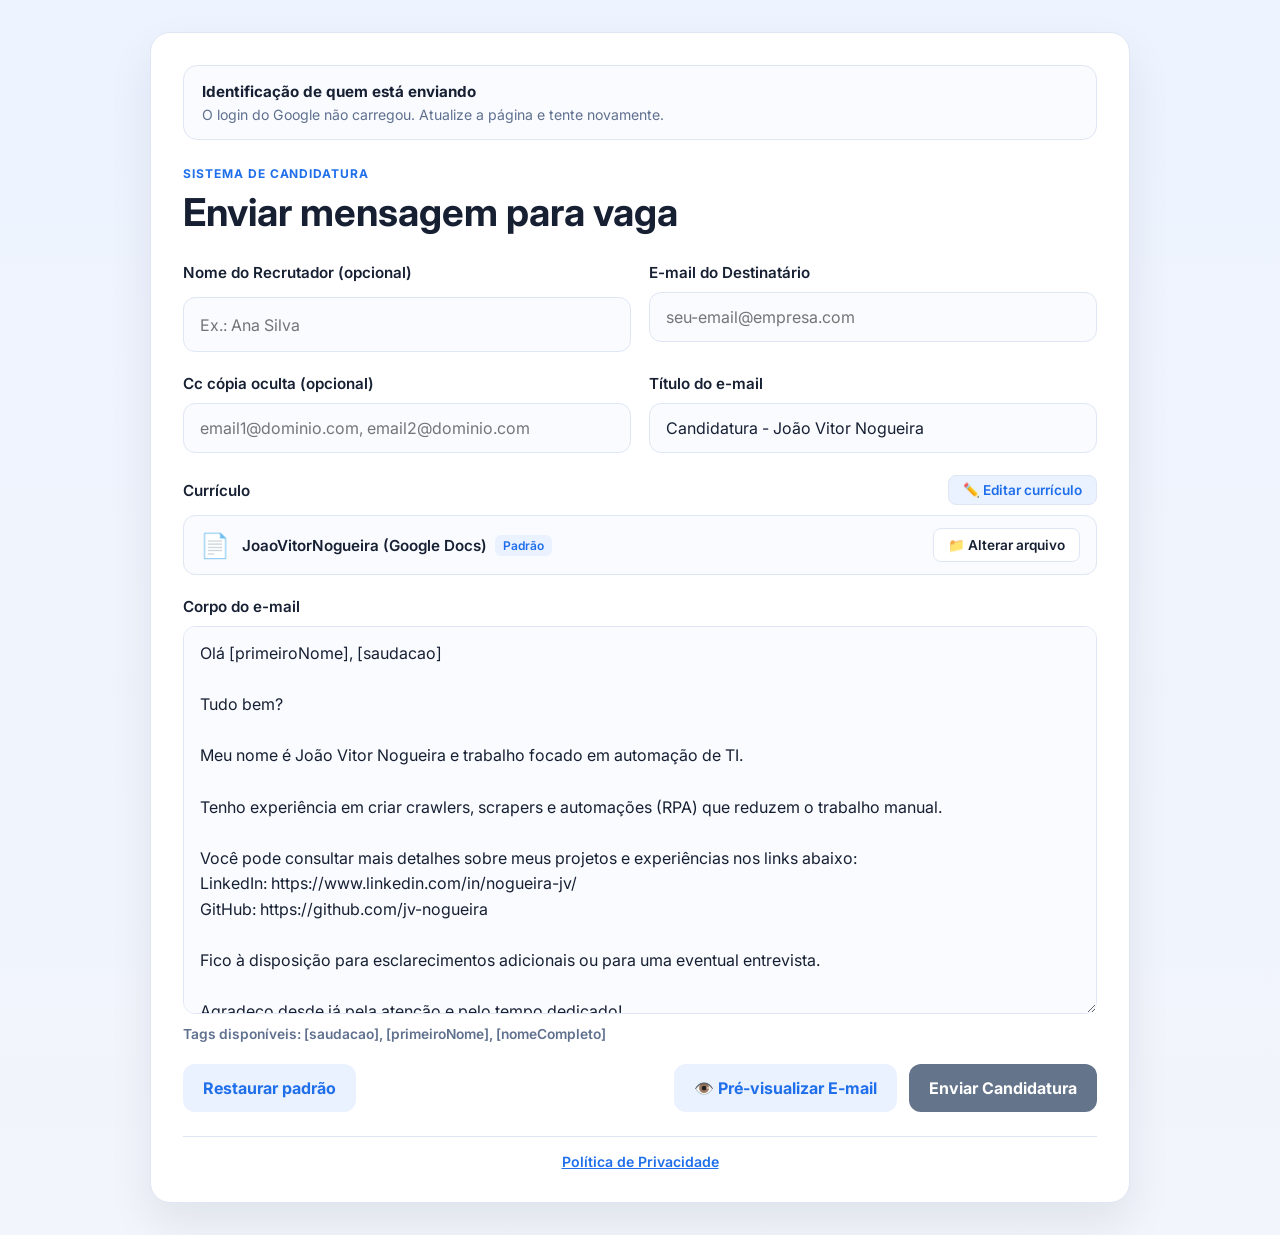
<file: index.html>
<!DOCTYPE html>
<html lang="pt-BR">
  <head>
    <meta charset="UTF-8" />
    <meta name="viewport" content="width=device-width, initial-scale=1.0" />
    <title>Envio de mensagem</title>
    <link rel="preconnect" href="https://fonts.googleapis.com" />
    <link rel="preconnect" href="https://fonts.gstatic.com" crossorigin />
    <link href="https://fonts.googleapis.com/css2?family=Inter:wght@400;500;600;700&display=swap" rel="stylesheet" />
    <script src="https://accounts.google.com/gsi/client" async defer></script>
    <link rel="stylesheet" href="styles.css?v=2" />
  </head>
  <body>
    <main class="container">
      <section class="card">
        <div class="auth-panel">
          <div class="auth-details">
            <strong>Identificação de quem está enviando</strong>
            <span id="auth-status" aria-live="polite">Faça login com uma conta Google para habilitar o envio.</span>
          </div>
          <div class="auth-actions">
            <div id="google-signin-button"></div>
            <button type="button" class="secondary" id="google-signout-button" hidden>Sair</button>
          </div>
        </div>

        <div class="header">
          <p class="eyebrow">Sistema de candidatura</p>
          <h1>Enviar mensagem para vaga</h1>
        </div>

        <form id="mail-form">
          <div class="grid two-columns">
            <label>
              <span>Nome do Recrutador (opcional)</span>
              <input id="recruiterName" name="recruiterName" type="text" placeholder="Ex.: Ana Silva" />
            </label>

            <label>
              <span>E-mail do Destinatário</span>
              <input id="recipientEmail" name="recipientEmail" type="email" placeholder="seu-email@empresa.com" required />
              <span id="email-check-status" class="email-check-status" aria-live="polite"></span>
            </label>
          </div>

          <div class="grid two-columns">
            <label>
              <span>Cc cópia oculta (opcional)</span>
              <input id="bcc" name="bcc" type="text" placeholder="email1@dominio.com, email2@dominio.com" />
            </label>

            <label>
              <span>Título do e-mail</span>
              <input id="subject" name="subject" type="text" maxlength="200" required />
            </label>
          </div>

          <div class="curriculum-field">
            <div class="curriculum-header">
              <label><span>Currículo</span></label>
              <button type="button" class="preview-btn" id="preview-curriculum" title="Editar currículo no Google Docs">
                ✏️ Editar currículo
              </button>
            </div>
            <div class="curriculum-box">
              <div class="curriculum-info">
                <span class="file-icon">📄</span>
                <div class="file-details">
                  <span class="file-name" id="selected-file-name">JoaoVitorNogueira (Google Docs)</span>
                  <span class="file-badge" id="file-badge">Padrão</span>
                </div>
              </div>
              <div class="curriculum-actions-btns">
                <label for="curriculumFile" class="change-file-btn">
                  📁 Alterar arquivo
                </label>
                <input id="curriculumFile" name="curriculumFile" type="file" accept="application/pdf" class="visually-hidden" />
              </div>
            </div>
          </div>

          <label>
            <span>Corpo do e-mail</span>
            <textarea id="message" name="message" rows="14" required></textarea>
          </label>

          <p class="tags-help">
            Tags disponíveis: [saudacao], [primeiroNome], [nomeCompleto]
          </p>

          <div class="actions">
            <button type="button" class="secondary" id="reset-defaults">Restaurar padrão</button>
            <div class="actions-right">
              <button type="button" class="secondary" id="preview-email-btn">👁️ Pré-visualizar E-mail</button>
              <button type="submit" class="primary" id="submit-button">Enviar Candidatura</button>
            </div>
          </div>
          <button type="button" id="login-required-overlay" class="login-required-overlay" aria-label="Faça login com o Google para habilitar o formulário" hidden></button>
        </form>

        <div id="status" class="status" aria-live="polite"></div>
        <footer class="site-footer">
          <a href="privacidade.html">Política de Privacidade</a>
        </footer>
      </section>
    </main>

    <!-- Modal Simulador de E-mail -->
    <div id="email-modal" class="modal-overlay" aria-hidden="true">
      <div class="modal-card" role="dialog" aria-modal="true" aria-labelledby="modal-title">
        <div class="modal-header">
          <h2 id="modal-title">📧 Pré-visualização do E-mail</h2>
          <button type="button" class="modal-close-btn" id="modal-close" aria-label="Fechar">&times;</button>
        </div>
        <div class="modal-email-meta">
          <div class="meta-row">
            <span class="meta-label">Para:</span>
            <span class="meta-value" id="modal-to"></span>
          </div>
          <div class="meta-row" id="modal-bcc-row">
            <span class="meta-label">Cco:</span>
            <span class="meta-value" id="modal-bcc"></span>
          </div>
          <div class="meta-row">
            <span class="meta-label">Assunto:</span>
            <span class="meta-value" id="modal-subject"></span>
          </div>
          <div class="meta-row">
            <span class="meta-label">Anexo:</span>
            <span class="meta-value" id="modal-attachment"></span>
          </div>
        </div>
        <div class="modal-email-body" id="modal-body"></div>
        <div class="modal-actions">
          <button type="button" class="secondary" id="modal-cancel-btn">Voltar e Editar</button>
          <button type="button" class="primary" id="modal-send-btn">Enviar Candidatura</button>
        </div>
      </div>
    </div>

    <div id="curriculum-modal" class="modal-overlay" aria-hidden="true">
      <div class="modal-card curriculum-modal-card" role="dialog" aria-modal="true" aria-labelledby="curriculum-modal-title">
        <div class="modal-header">
          <h2 id="curriculum-modal-title">✏️ Editar currículo no Google Docs</h2>
          <button type="button" class="modal-close-btn" id="curriculum-modal-close" aria-label="Fechar">&times;</button>
        </div>
        <iframe id="curriculum-preview-frame" title="Editor de currículo no Google Docs"></iframe>
        <div id="curriculum-mobile-editor" class="curriculum-mobile-editor" hidden>
          <div class="curriculum-mobile-toolbar" role="toolbar" aria-label="Formatação do currículo">
            <button type="button" class="secondary" data-editor-command="bold" aria-label="Negrito"><strong>N</strong></button>
            <button type="button" class="secondary" data-editor-command="italic" aria-label="Itálico"><em>I</em></button>
            <button type="button" class="secondary" data-editor-command="underline" aria-label="Sublinhado"><u>S</u></button>
          </div>
          <div id="curriculum-mobile-editor-content" class="curriculum-mobile-editor-content" contenteditable="true" role="textbox" aria-label="Conteúdo do currículo" aria-multiline="true" spellcheck="true"></div>
        </div>
        <div class="curriculum-modal-footer">
          <p id="curriculum-modal-status">As alterações são salvas automaticamente no Drive. Aguarde “Alterações salvas no Drive” antes de fechar.</p>
          <button type="button" class="secondary" id="curriculum-modal-done">Fechar prévia</button>
        </div>
      </div>
    </div>

    <div id="auth-toast" class="auth-toast" role="alert" aria-live="assertive" hidden>
      Faça login com uma conta Google antes de usar o formulário.
    </div>

    <script src="script.js"></script>
  </body>
</html>
</file>
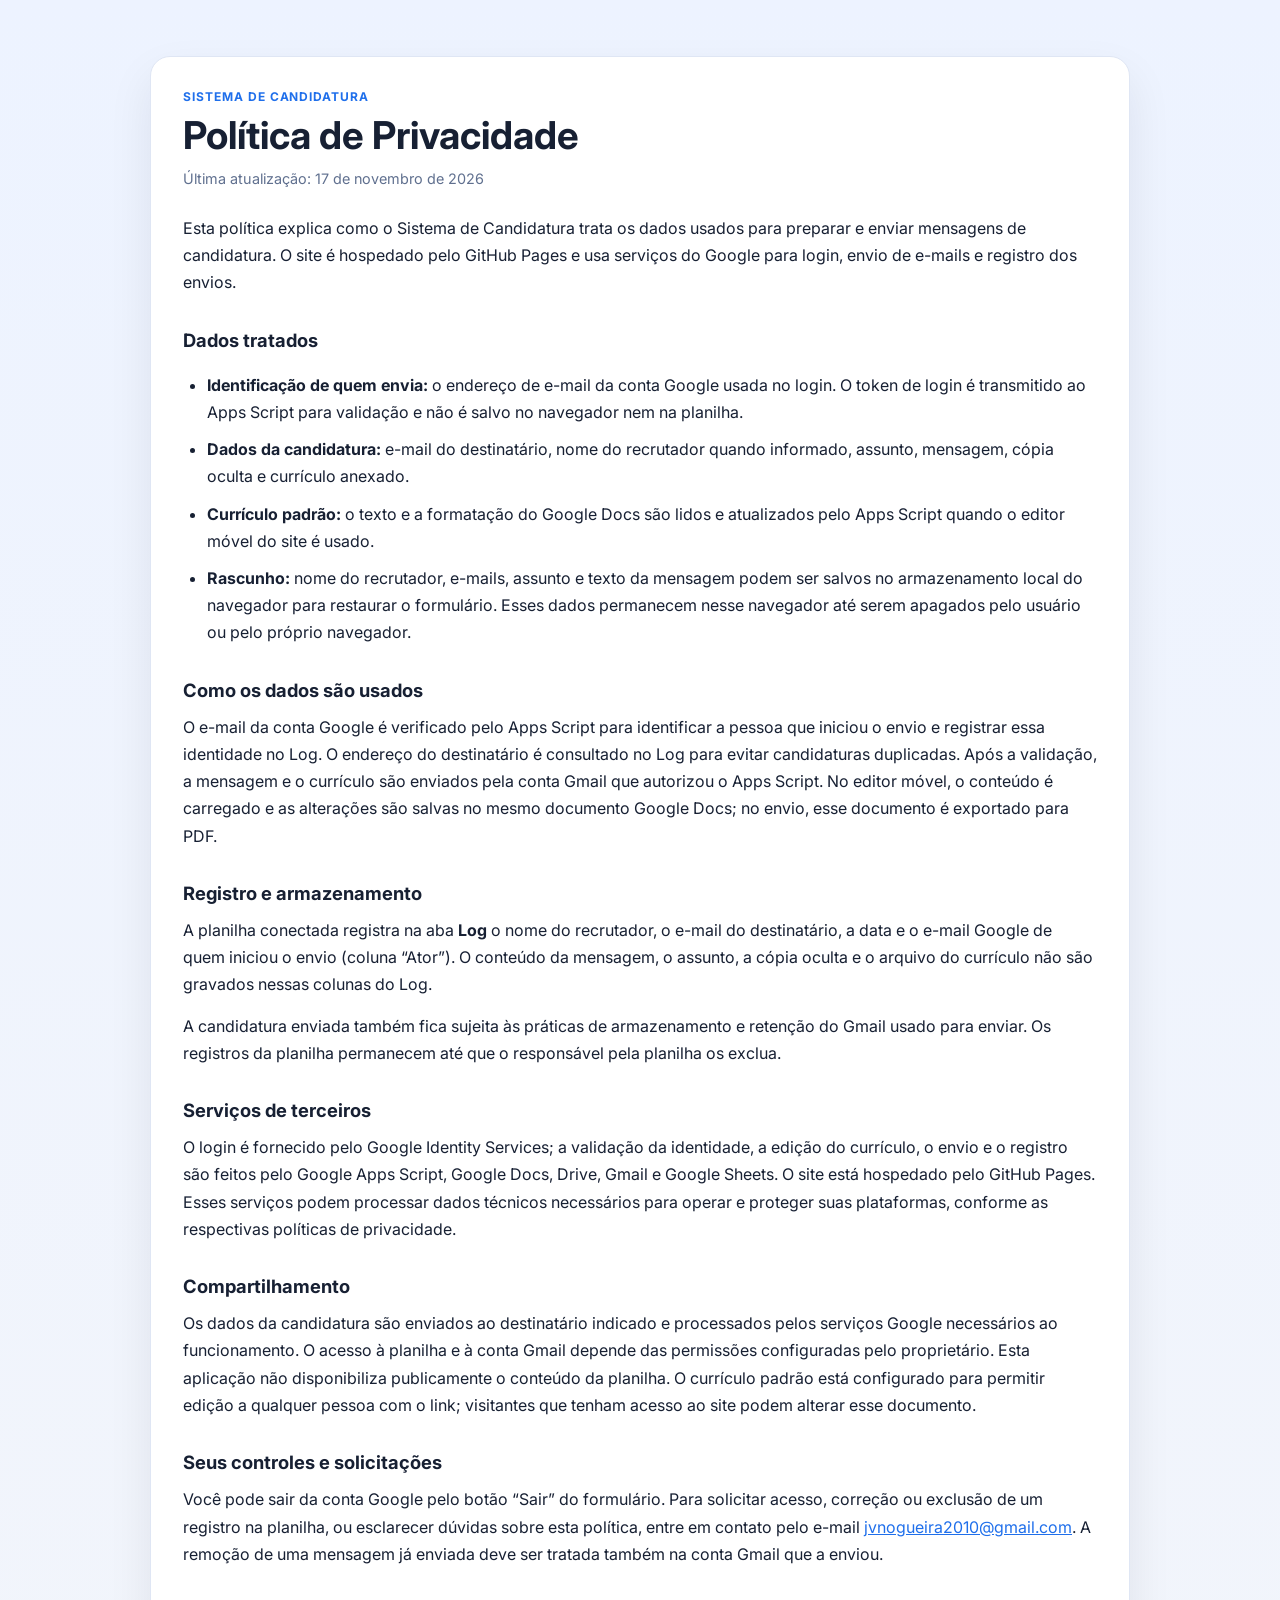
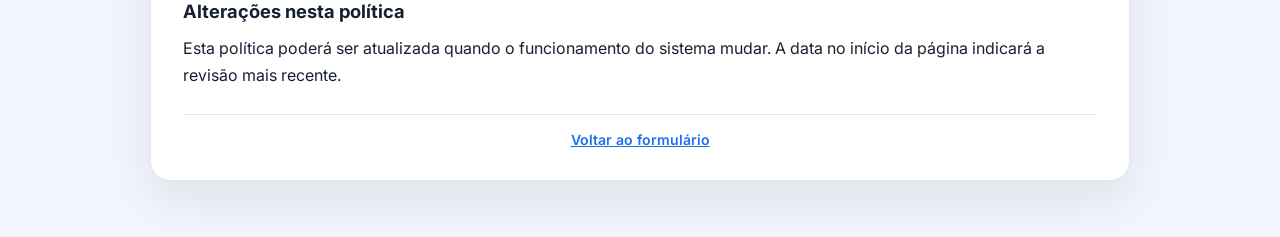
<file: privacidade.html>
<!DOCTYPE html>
<html lang="pt-BR">
  <head>
    <meta charset="UTF-8" />
    <meta name="viewport" content="width=device-width, initial-scale=1.0" />
    <meta name="description" content="Política de Privacidade do Sistema de Candidatura." />
    <title>Política de Privacidade | Sistema de Candidatura</title>
    <link rel="preconnect" href="https://fonts.googleapis.com" />
    <link rel="preconnect" href="https://fonts.gstatic.com" crossorigin />
    <link href="https://fonts.googleapis.com/css2?family=Inter:wght@400;500;600;700&display=swap" rel="stylesheet" />
    <link rel="stylesheet" href="styles.css?v=2" />
  </head>
  <body>
    <main class="container">
      <article class="card privacy-card">
        <header class="header">
          <p class="eyebrow">Sistema de candidatura</p>
          <h1>Política de Privacidade</h1>
          <p class="privacy-updated">Última atualização: 17 de novembro de 2026</p>
        </header>

        <div class="privacy-content">
          <p>
            Esta política explica como o Sistema de Candidatura trata os dados usados
            para preparar e enviar mensagens de candidatura. O site é hospedado pelo
            GitHub Pages e usa serviços do Google para login, envio de e-mails e registro
            dos envios.
          </p>

          <h2>Dados tratados</h2>
          <ul>
            <li>
              <strong>Identificação de quem envia:</strong> o endereço de e-mail da
              conta Google usada no login. O token de login é transmitido ao Apps Script
              para validação e não é salvo no navegador nem na planilha.
            </li>
            <li>
              <strong>Dados da candidatura:</strong> e-mail do destinatário, nome do
              recrutador quando informado, assunto, mensagem, cópia oculta e currículo
              anexado.
            </li>
            <li>
              <strong>Currículo padrão:</strong> o texto e a formatação do Google Docs
              são lidos e atualizados pelo Apps Script quando o editor móvel do site é
              usado.
            </li>
            <li>
              <strong>Rascunho:</strong> nome do recrutador, e-mails, assunto e texto
              da mensagem podem ser salvos no armazenamento local do navegador para
              restaurar o formulário. Esses dados permanecem nesse navegador até serem
              apagados pelo usuário ou pelo próprio navegador.
            </li>
          </ul>

          <h2>Como os dados são usados</h2>
          <p>
            O e-mail da conta Google é verificado pelo Apps Script para identificar a
            pessoa que iniciou o envio e registrar essa identidade no Log. O endereço
            do destinatário é consultado no Log para evitar candidaturas duplicadas.
            Após a validação, a mensagem e o currículo são enviados pela conta Gmail
            que autorizou o Apps Script. No editor móvel, o conteúdo é carregado e as
            alterações são salvas no mesmo documento Google Docs; no envio, esse
            documento é exportado para PDF.
          </p>

          <h2>Registro e armazenamento</h2>
          <p>
            A planilha conectada registra na aba <strong>Log</strong> o nome do
            recrutador, o e-mail do destinatário, a data e o e-mail Google de quem
            iniciou o envio (coluna “Ator”). O conteúdo da mensagem, o assunto, a cópia
            oculta e o arquivo do currículo não são gravados nessas colunas do Log.
          </p>
          <p>
            A candidatura enviada também fica sujeita às práticas de armazenamento e
            retenção do Gmail usado para enviar. Os registros da planilha permanecem
            até que o responsável pela planilha os exclua.
          </p>

          <h2>Serviços de terceiros</h2>
          <p>
            O login é fornecido pelo Google Identity Services; a validação da identidade,
            a edição do currículo, o envio e o registro são feitos pelo Google Apps
            Script, Google Docs, Drive, Gmail e Google Sheets. O site está hospedado
            pelo GitHub Pages. Esses serviços podem
            processar dados técnicos necessários para operar e proteger suas plataformas,
            conforme as respectivas políticas de privacidade.
          </p>

          <h2>Compartilhamento</h2>
          <p>
            Os dados da candidatura são enviados ao destinatário indicado e processados
            pelos serviços Google necessários ao funcionamento. O acesso à planilha e
            à conta Gmail depende das permissões configuradas pelo proprietário. Esta
            aplicação não disponibiliza publicamente o conteúdo da planilha. O currículo
            padrão está configurado para permitir edição a qualquer pessoa com o link;
            visitantes que tenham acesso ao site podem alterar esse documento.
          </p>

          <h2>Seus controles e solicitações</h2>
          <p>
            Você pode sair da conta Google pelo botão “Sair” do formulário. Para solicitar
            acesso, correção ou exclusão de um registro na planilha, ou esclarecer dúvidas
            sobre esta política, entre em contato pelo e-mail
            <a href="mailto:jvnogueira2010@gmail.com">jvnogueira2010@gmail.com</a>.
            A remoção de uma mensagem já enviada deve ser tratada também na conta Gmail
            que a enviou.
          </p>

          <h2>Alterações nesta política</h2>
          <p>
            Esta política poderá ser atualizada quando o funcionamento do sistema mudar.
            A data no início da página indicará a revisão mais recente.
          </p>
        </div>

        <footer class="site-footer">
          <a href="./">Voltar ao formulário</a>
        </footer>
      </article>
    </main>
  </body>
</html>
</file>
<file: styles.css>
:root {
  --bg: #f2f5fb;
  --card: #ffffff;
  --border: #dfe6f4;
  --text: #172033;
  --muted: #60708f;
  --primary: #1f6feb;
  --primary-dark: #1859c7;
  --success: #1e9d6d;
  --warning: #f4c95d;
  --danger: #d14d52;
  --shadow: 0 20px 45px rgba(17, 24, 39, 0.08);
}

* {
  box-sizing: border-box;
}

body {
  margin: 0;
  font-family: 'Inter', sans-serif;
  background: linear-gradient(180deg, #edf3ff 0%, var(--bg) 100%);
  color: var(--text);
  min-height: 100vh;
}

.container {
  min-height: 100vh;
  display: grid;
  place-items: center;
  padding: 32px 20px;
}

.card {
  width: min(100%, 980px);
  background: var(--card);
  border: 1px solid var(--border);
  border-radius: 20px;
  box-shadow: var(--shadow);
  padding: 32px;
}

.auth-panel {
  display: flex;
  justify-content: space-between;
  align-items: center;
  gap: 16px;
  margin-bottom: 26px;
  padding: 16px 18px;
  border: 1px solid var(--border);
  border-radius: 14px;
  background: #f9fbff;
  transition: border-color 0.2s ease, box-shadow 0.2s ease;
}

.auth-panel.auth-attention {
  border-color: var(--danger);
  box-shadow: 0 0 0 2px rgba(209, 77, 82, 0.12);
}

.auth-details {
  display: grid;
  gap: 5px;
}

.auth-details strong {
  font-size: 0.95rem;
}

.auth-details span {
  color: var(--muted);
  font-size: 0.88rem;
}

.auth-actions {
  display: flex;
  align-items: center;
  gap: 10px;
}

[hidden] {
  display: none !important;
}

.header {
  margin-bottom: 28px;
}

.site-footer {
  margin-top: 24px;
  padding-top: 16px;
  border-top: 1px solid var(--border);
  color: var(--muted);
  font-size: 0.88rem;
  text-align: center;
}

.site-footer a {
  color: var(--primary);
  font-weight: 600;
}

.privacy-card {
  margin: 24px 0;
}

.privacy-updated {
  margin: 12px 0 0;
  color: var(--muted);
  font-size: 0.9rem;
}

.privacy-content {
  color: var(--text);
  line-height: 1.7;
}

.privacy-content h2 {
  margin: 28px 0 8px;
  font-size: 1.15rem;
}

.privacy-content p {
  margin: 0 0 14px;
}

.privacy-content ul {
  padding-left: 24px;
}

.privacy-content li {
  margin: 0 0 10px;
}

.privacy-content a {
  color: var(--primary);
}

.eyebrow {
  margin: 0 0 8px;
  color: var(--primary);
  font-weight: 700;
  letter-spacing: 0.08em;
  font-size: 0.75rem;
  text-transform: uppercase;
}

h1 {
  margin: 0;
  font-size: clamp(1.8rem, 3vw, 2.6rem);
  color: var(--text);
}

form {
  display: grid;
  gap: 22px;
  position: relative;
}

.login-required-overlay {
  position: absolute;
  inset: 0;
  z-index: 2;
  width: 100%;
  height: 100%;
  padding: 0;
  background: transparent;
  cursor: default;
}

.login-required-overlay:hover,
.login-required-overlay:active {
  background: transparent;
  transform: none;
}

.auth-toast {
  position: fixed;
  left: 50%;
  top: 24px;
  z-index: 10001;
  width: min(calc(100% - 32px), 480px);
  padding: 14px 18px;
  border: 1px solid rgba(209, 77, 82, 0.3);
  border-radius: 12px;
  background: rgba(209, 77, 82, 0.08);
  color: var(--danger);
  box-shadow: var(--shadow);
  font-weight: 600;
  line-height: 1.5;
  text-align: center;
  opacity: 0;
  transform: translate(-50%, -12px);
  transition: opacity 0.2s ease, transform 0.2s ease;
}

.auth-toast.visible {
  opacity: 1;
  transform: translate(-50%, 0);
}

.grid {
  display: grid;
  gap: 18px;
}

.two-columns {
  grid-template-columns: repeat(2, minmax(0, 1fr));
}

label {
  display: grid;
  gap: 10px;
  font-weight: 600;
  color: var(--text);
}

label span {
  font-size: 0.95rem;
}

.email-check-status {
  min-height: 0;
  margin-top: -4px;
  font-size: 0.82rem !important;
  font-weight: 500;
}

.email-check-status.checking {
  color: var(--muted);
}

.email-check-status.duplicate,
.email-check-status.error {
  color: var(--danger);
}

input,
textarea {
  width: 100%;
  border: 1px solid var(--border);
  background: #f9fbff;
  border-radius: 12px;
  padding: 14px 16px;
  font-size: 1rem;
  color: var(--text);
  font-family: inherit;
  transition: border-color 0.2s ease, box-shadow 0.2s ease, background 0.2s ease;
}

input:focus,
textarea:focus {
  outline: none;
  border-color: var(--primary);
  box-shadow: 0 0 0 4px rgba(31, 111, 235, 0.12);
  background: #ffffff;
}

/* Campo de Currículo */
.curriculum-field {
  display: grid;
  gap: 10px;
}

.curriculum-header {
  display: flex;
  justify-content: space-between;
  align-items: center;
}

.curriculum-header label {
  cursor: pointer;
}

.preview-btn {
  background: #eaf1ff;
  color: var(--primary);
  border: 1px solid var(--border);
  padding: 6px 14px;
  border-radius: 8px;
  font-size: 0.85rem;
  font-weight: 600;
  display: inline-flex;
  align-items: center;
  gap: 6px;
  cursor: pointer;
  transition: all 0.2s ease;
}

.preview-btn:hover {
  background: #d9e6fe;
  border-color: var(--primary);
  transform: translateY(-1px);
}

.preview-btn:active {
  transform: translateY(0);
}

.curriculum-box {
  display: flex;
  align-items: center;
  justify-content: space-between;
  background: #f9fbff;
  border: 1px solid var(--border);
  border-radius: 12px;
  padding: 12px 16px;
  gap: 12px;
  transition: border-color 0.2s ease, box-shadow 0.2s ease;
}

.curriculum-box:hover {
  border-color: #b8cceb;
}

.curriculum-info {
  display: flex;
  align-items: center;
  gap: 12px;
}

.file-icon {
  font-size: 1.5rem;
}

.file-details {
  display: flex;
  align-items: center;
  gap: 8px;
  flex-wrap: wrap;
}

.file-name {
  font-weight: 600;
  color: var(--text);
  font-size: 0.95rem;
}

.file-badge {
  font-size: 0.75rem;
  padding: 3px 8px;
  border-radius: 6px;
  font-weight: 600;
  background: #eaf1ff;
  color: var(--primary);
}

.file-badge.custom {
  background: #e6f7ef;
  color: var(--success);
}

.change-file-btn {
  display: inline-flex;
  align-items: center;
  gap: 6px;
  padding: 8px 14px;
  background: #ffffff;
  border: 1px solid var(--border);
  border-radius: 8px;
  font-size: 0.85rem;
  font-weight: 600;
  color: var(--text);
  cursor: pointer;
  transition: all 0.2s ease;
}

.change-file-btn:hover {
  background: #f0f4fc;
  border-color: var(--primary);
  color: var(--primary);
  transform: translateY(-1px);
}

.change-file-btn:active {
  transform: translateY(0);
}

.visually-hidden {
  position: absolute;
  width: 1px;
  height: 1px;
  padding: 0;
  margin: -1px;
  overflow: hidden;
  clip: rect(0, 0, 0, 0);
  white-space: nowrap;
  border: 0;
}

textarea {
  resize: vertical;
  min-height: 220px;
  line-height: 1.6;
}

.tags-help {
  margin: -10px 0 0;
  color: var(--muted);
  font-size: 0.86rem;
  font-weight: 600;
}

.actions {
  display: flex;
  justify-content: space-between;
  align-items: center;
  gap: 16px;
  flex-wrap: wrap;
}

.actions-right {
  display: flex;
  gap: 12px;
  flex-wrap: wrap;
}

button {
  border: none;
  border-radius: 12px;
  padding: 14px 20px;
  font-size: 1rem;
  font-weight: 700;
  cursor: pointer;
  font-family: inherit;
  transition: transform 0.15s ease, opacity 0.15s ease, background 0.2s ease;
}

button:hover {
  transform: translateY(-1px);
}

button:active {
  transform: translateY(0);
}

button.primary {
  background: var(--primary);
  color: white;
}

button.primary:hover {
  background: var(--primary-dark);
}

button.primary:disabled {
  background: #64748b;
  color: #ffffff;
  cursor: default;
  opacity: 1;
  transform: none;
}

button.primary:disabled[aria-busy="true"] {
  cursor: wait;
}

#modal-send-btn.auth-required,
button.primary:disabled:not([aria-busy="true"]) {
  background: #64748b;
  color: #ffffff;
  cursor: default;
  opacity: 1;
}

button.primary:disabled:hover {
  background: #64748b;
  transform: none;
}

button.secondary {
  background: #eaf1ff;
  color: var(--primary);
}

button.secondary:hover {
  background: #dbe8fe;
}

.status {
  margin-top: 20px;
  min-height: 28px;
  border-radius: 10px;
  padding: 12px 14px;
  font-weight: 600;
  display: none;
}

.status.success {
  display: block;
  background: rgba(30, 157, 109, 0.08);
  border: 1px solid rgba(30, 157, 109, 0.2);
  color: var(--success);
}

.status.error {
  display: block;
  background: rgba(209, 77, 82, 0.08);
  border: 1px solid rgba(209, 77, 82, 0.2);
  color: var(--danger);
}

/* Modal Simulador de E-mail */
.modal-overlay {
  position: fixed;
  inset: 0;
  background: rgba(17, 24, 39, 0.6);
  backdrop-filter: blur(4px);
  display: grid;
  place-items: center;
  padding: 20px;
  z-index: 9999;
  opacity: 0;
  visibility: hidden;
  transition: opacity 0.25s ease, visibility 0.25s ease;
}

.modal-overlay.active {
  opacity: 1;
  visibility: visible;
}

.modal-card {
  background: var(--card);
  width: min(100%, 680px);
  max-height: 90vh;
  border-radius: 18px;
  box-shadow: 0 25px 60px rgba(0, 0, 0, 0.25);
  display: flex;
  flex-direction: column;
  overflow: hidden;
  transform: scale(0.95) translateY(10px);
  transition: transform 0.25s cubic-bezier(0.16, 1, 0.3, 1);
}

.curriculum-modal-card {
  width: min(96vw, 1280px);
  height: min(92vh, 900px);
  max-height: 92vh;
}

.curriculum-modal-card iframe {
  width: 100%;
  flex: 1;
  border: 0;
  background: #f2f5fb;
}

.curriculum-mobile-editor {
  display: flex;
  flex: 1;
  min-height: 0;
  flex-direction: column;
  background: #f2f5fb;
}

.curriculum-mobile-editor[hidden],
.curriculum-modal-card iframe[hidden] {
  display: none;
}

.curriculum-mobile-toolbar {
  display: flex;
  gap: 8px;
  padding: 10px 12px;
  border-bottom: 1px solid var(--border);
  background: #fff;
}

.curriculum-mobile-toolbar button {
  width: 44px;
  min-height: 40px;
  padding: 6px;
}

.curriculum-mobile-editor-content {
  flex: 1;
  min-height: 0;
  overflow: auto;
  padding: 18px;
  background: #fff;
  color: var(--text);
  font: inherit;
  line-height: 1.55;
  overflow-wrap: anywhere;
  -webkit-overflow-scrolling: touch;
  touch-action: manipulation;
}

.curriculum-mobile-editor-content:focus {
  outline: 2px solid rgba(37, 99, 235, 0.35);
  outline-offset: -2px;
}

.curriculum-mobile-editor-content > div {
  min-height: 1.55em;
}

.curriculum-modal-footer {
  display: flex;
  align-items: center;
  justify-content: space-between;
  gap: 16px;
  padding: 12px 20px;
  border-top: 1px solid var(--border);
  background: #fcfdfe;
}

.curriculum-modal-footer p {
  margin: 0;
  color: var(--muted);
  font-size: 0.9rem;
  line-height: 1.4;
}

.modal-overlay.active .modal-card {
  transform: scale(1) translateY(0);
}

.modal-header {
  display: flex;
  justify-content: space-between;
  align-items: center;
  padding: 18px 24px;
  border-bottom: 1px solid var(--border);
}

.modal-header h2 {
  margin: 0;
  font-size: 1.2rem;
  color: var(--text);
  display: flex;
  align-items: center;
  gap: 8px;
}

.modal-close-btn {
  background: transparent;
  border: none;
  font-size: 1.75rem;
  line-height: 1;
  color: var(--muted);
  cursor: pointer;
  padding: 4px 8px;
  border-radius: 8px;
  transition: color 0.15s ease, background 0.15s ease;
}

.modal-close-btn:hover {
  color: var(--text);
  background: #f0f4fc;
}

.modal-email-meta {
  padding: 16px 24px;
  background: #f9fbff;
  border-bottom: 1px solid var(--border);
  display: grid;
  gap: 8px;
}

.meta-row {
  display: flex;
  font-size: 0.92rem;
  line-height: 1.5;
}

.meta-label {
  font-weight: 700;
  color: var(--muted);
  width: 75px;
  flex-shrink: 0;
}

.meta-value {
  color: var(--text);
  font-weight: 500;
  word-break: break-word;
}

.modal-email-body {
  padding: 24px;
  overflow-y: auto;
  flex: 1;
  font-size: 0.98rem;
  line-height: 1.7;
  color: var(--text);
  white-space: pre-wrap;
  background: #ffffff;
}

.modal-actions {
  display: flex;
  justify-content: flex-end;
  gap: 12px;
  padding: 16px 24px;
  border-top: 1px solid var(--border);
  background: #fcfdfe;
}

@media (max-width: 720px) {
  .card {
    padding: 22px 16px;
  }

  .two-columns {
    grid-template-columns: 1fr;
  }

  .curriculum-box {
    flex-direction: column;
    align-items: flex-start;
    gap: 12px;
  }

  .curriculum-actions-btns,
  .change-file-btn {
    width: 100%;
    justify-content: center;
  }

  .actions {
    flex-direction: column;
  }

  .actions-right {
    width: 100%;
    flex-direction: column;
  }

  .auth-panel {
    align-items: flex-start;
    flex-direction: column;
  }

  .modal-card {
    max-height: 95vh;
  }

  .curriculum-modal-card {
    width: 100%;
    height: 92vh;
    max-height: 92vh;
  }

  @supports (height: 100dvh) {
    .curriculum-modal-card {
      height: 92dvh;
      max-height: 92dvh;
    }
  }

  .curriculum-modal-footer {
    align-items: stretch;
    flex-direction: column;
    padding: 12px 16px;
  }

  .modal-actions {
    flex-direction: column-reverse;
  }

  button {
    width: 100%;
  }
}
</file>
